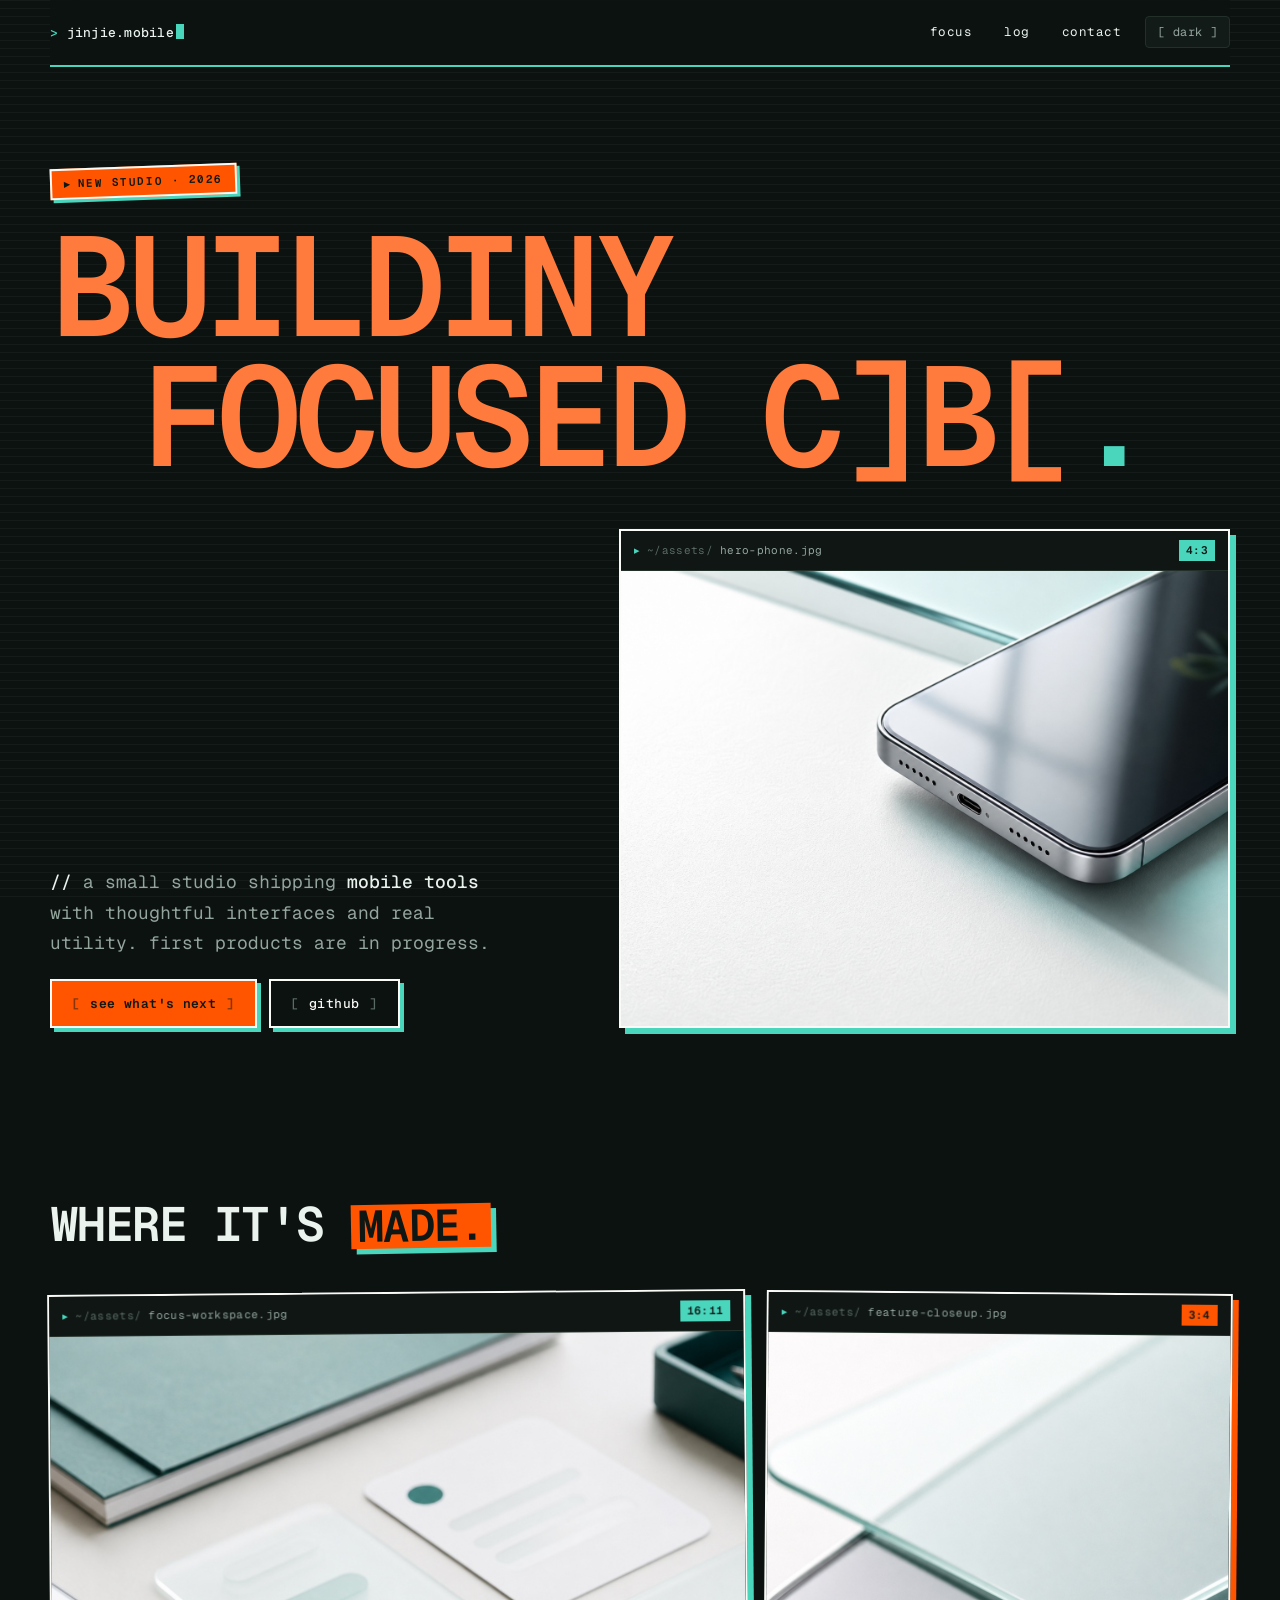
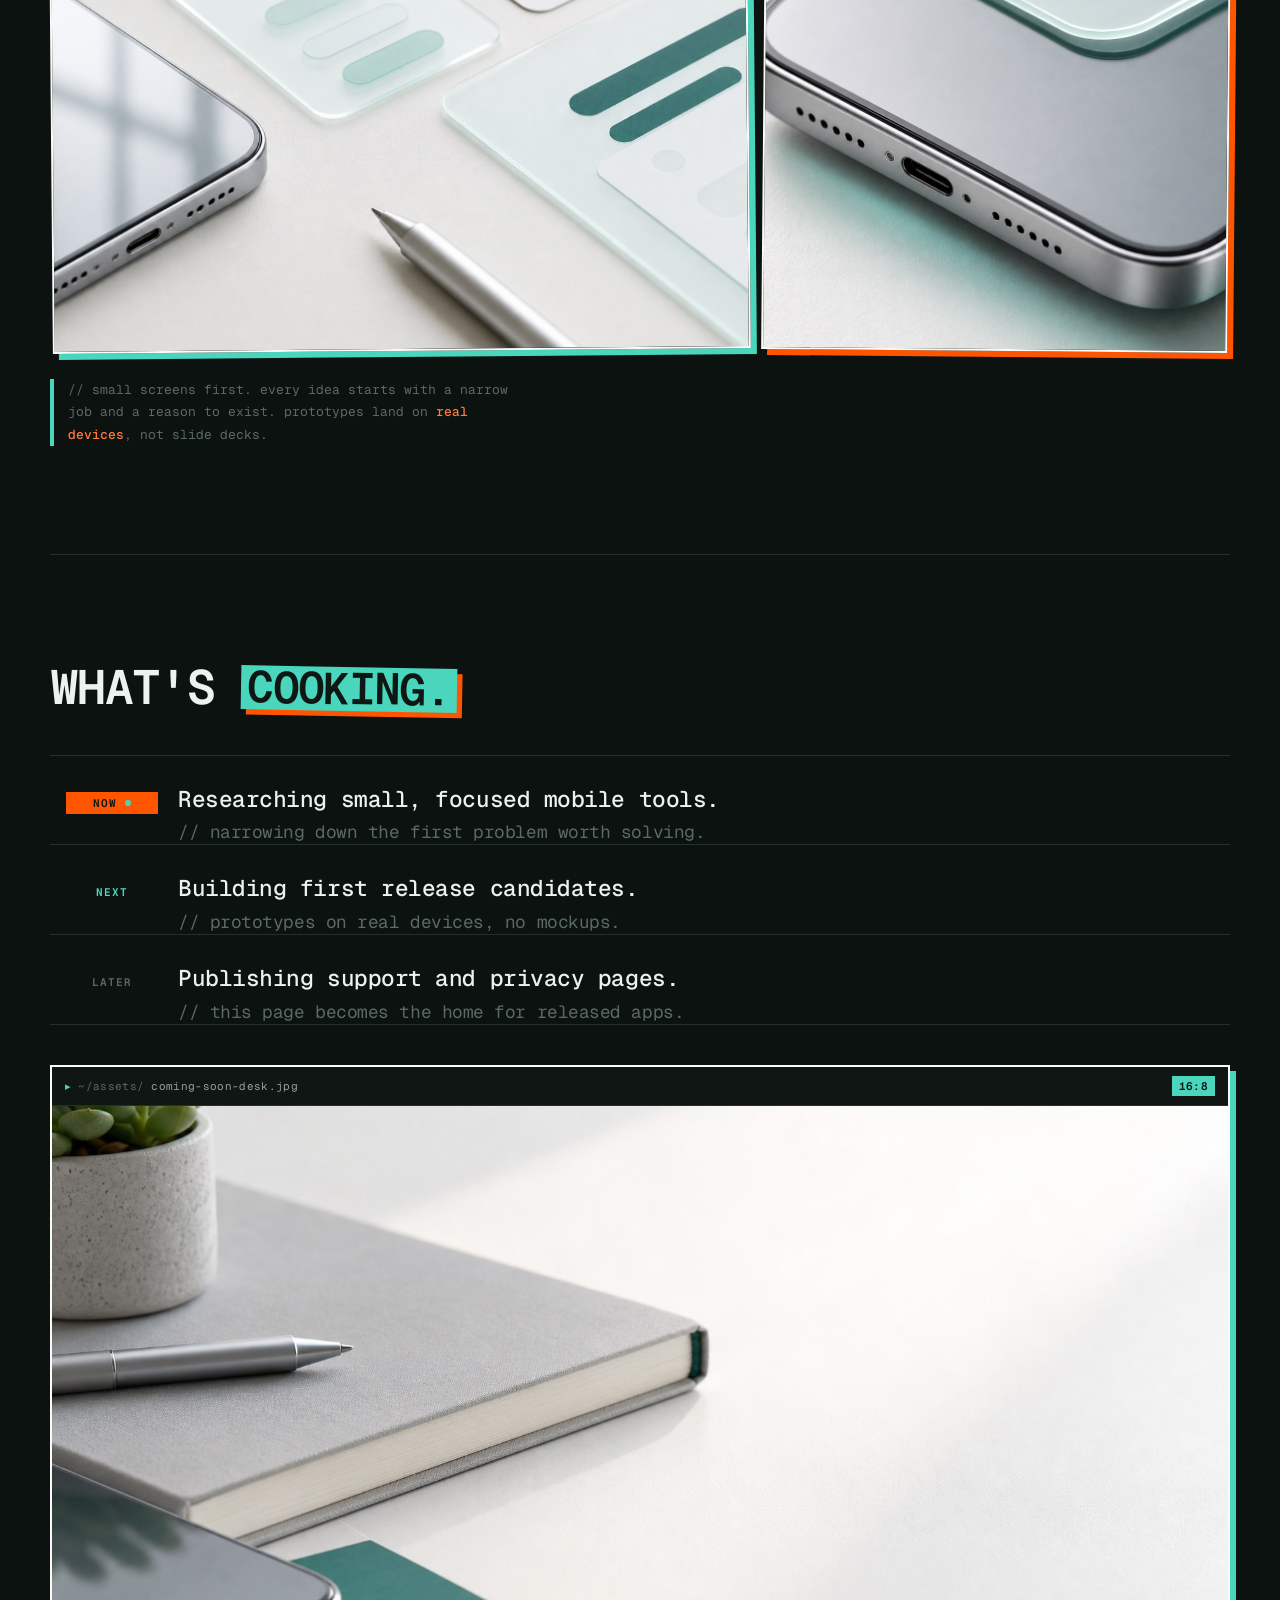
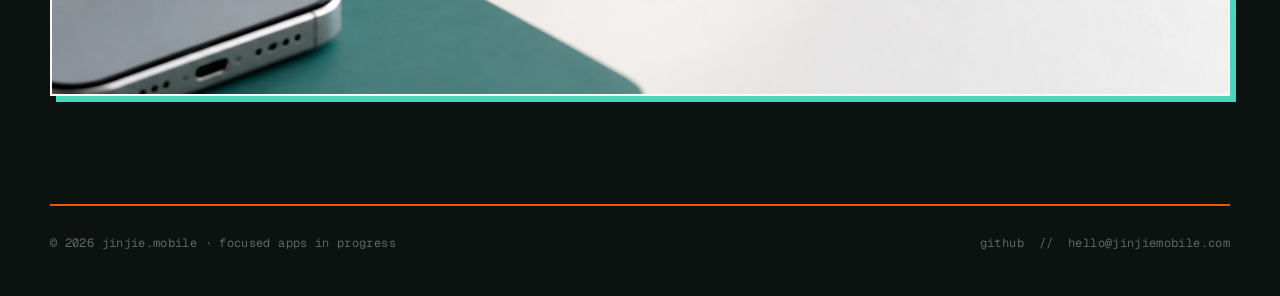
<file: index.html>
<!doctype html>
<html lang="en" data-theme="dark">
<head>
  <meta charset="utf-8">
  <meta name="viewport" content="width=device-width, initial-scale=1">
  <meta name="description" content="Jinjie Mobile is building focused mobile apps with thoughtful interfaces and real utility.">
  <meta name="theme-color" content="#f5f8f6" media="(prefers-color-scheme: light)">
  <meta name="theme-color" content="#0c1210" media="(prefers-color-scheme: dark)">
  <meta property="og:title" content="Jinjie Mobile">
  <meta property="og:description" content="Focused mobile apps in development.">
  <meta property="og:type" content="website">
  <meta property="og:image" content="https://dev.jinjiemobile.com/assets/hero-phone.jpg">
  <title>Jinjie Mobile</title>
  <link rel="icon" href="assets/jinjie-mobile-icon.svg" type="image/svg+xml">
  <link rel="icon" href="assets/jinjie-mobile-icon-32.png" sizes="32x32" type="image/png">
  <link rel="apple-touch-icon" href="assets/jinjie-mobile-icon-180.png">
  <link rel="manifest" href="site.webmanifest">
  <link rel="stylesheet" href="styles.css">
</head>
<body>

<a class="skip-link" href="#top">Skip to content</a>

<nav class="nav wrap" id="nav">
  <a class="prompt" href="#top"><span class="gt">&gt;</span> jinjie.mobile<span class="cursor"></span></a>
  <div class="nav-right">
    <div class="nav-menu">
      <a href="#focus">focus</a>
      <a href="#log">log</a>
      <a href="#contact">contact</a>
    </div>
    <button class="menu-btn" id="menuBtn" aria-label="Toggle navigation" aria-expanded="false">[ menu ]</button>
    <button class="theme-btn" id="toggle" aria-label="Toggle color theme">[ light ]</button>
  </div>
</nav>

<header class="hero wrap" id="top">
  <p class="eyebrow stamp"><span class="ic">▸</span> new studio · 2026</p>

  <h1 class="display">
    <span class="scram" data-scramble data-text="BUILDING">BUILDING</span>
    <span class="line2"><span class="scram scramble-dual" data-scramble data-text="FOCUSED APPS" data-split="FOCUSED|APPS">FOCUSED APPS</span><span class="accent-mark">.</span></span>
  </h1>

  <div class="hero-bottom">
    <div class="hero-meta">
      <p class="hero-lede">
        <span class="kw">//</span> a small studio shipping <span class="kw">mobile tools</span> with thoughtful interfaces and real utility. first products are in progress.
      </p>
      <div class="actions">
        <a class="btn btn-primary" href="#log"><span class="bracket">[</span> see what's next <span class="bracket">]</span></a>
        <a class="btn btn-ghost" href="https://github.com/Jinjiemobile" target="_blank" rel="noreferrer"><span class="bracket">[</span> github <span class="bracket">]</span></a>
      </div>
    </div>

    <figure class="frame hero-frame">
      <figcaption class="frame-bar">
        <span class="path"><span class="ic">▸</span><span class="dir">~/assets/</span>hero-phone.jpg</span>
        <span class="info">4:3</span>
      </figcaption>
      <img src="assets/hero-phone.jpg" alt="Close-up smartphone surface for Jinjie Mobile">
    </figure>
  </div>
</header>

<section class="section wrap" id="focus">
  <div class="sec-head">
    <h2 class="sec-title">where it's <span class="word-blk blk-o">made.</span></h2>
  </div>
  <div class="bento">
    <figure class="frame">
      <figcaption class="frame-bar">
        <span class="path"><span class="ic">▸</span><span class="dir">~/assets/</span>focus-workspace.jpg</span>
        <span class="info">16:11</span>
      </figcaption>
      <img src="assets/focus-workspace.jpg" alt="Mobile design workspace">
    </figure>
    <figure class="frame tall">
      <figcaption class="frame-bar">
        <span class="path"><span class="ic">▸</span><span class="dir">~/assets/</span>feature-closeup.jpg</span>
        <span class="info">3:4</span>
      </figcaption>
      <img src="assets/feature-closeup.jpg" alt="Close-up mobile glass surface">
    </figure>
  </div>
  <p class="sec-note note-bar">// small screens first. every idea starts with a narrow job and a reason to exist. prototypes land on <span class="hl">real devices</span>, not slide decks.</p>
</section>

<section class="section wrap" id="log">
  <div class="sec-head">
    <h2 class="sec-title">what's <span class="word-blk blk-g">cooking.</span></h2>
  </div>

  <div class="log-wrap">
    <div class="log">
      <div class="log-row row-now">
        <span class="log-tag now">NOW<span class="pulse"></span></span>
        <p class="log-body">Researching small, focused mobile tools.<span class="comment">// narrowing down the first problem worth solving.</span></p>
      </div>
      <div class="log-row row-next">
        <span class="log-tag next">NEXT</span>
        <p class="log-body">Building first release candidates.<span class="comment">// prototypes on real devices, no mockups.</span></p>
      </div>
      <div class="log-row">
        <span class="log-tag later">LATER</span>
        <p class="log-body">Publishing support and privacy pages.<span class="comment">// this page becomes the home for released apps.</span></p>
      </div>
    </div>

    <figure class="frame desk-frame">
      <figcaption class="frame-bar">
        <span class="path"><span class="ic">▸</span><span class="dir">~/assets/</span>coming-soon-desk.jpg</span>
        <span class="info">16:8</span>
      </figcaption>
      <img src="assets/coming-soon-desk.jpg" alt="Pre-release mobile product planning desk">
    </figure>
  </div>
</section>

<footer class="foot wrap" id="contact">
  <div>© 2026 jinjie.mobile · focused apps in progress</div>
  <div>
    <a href="https://github.com/Jinjiemobile" target="_blank" rel="noreferrer">github</a> &nbsp;//&nbsp;
    <a href="mailto:hello@jinjiemobile.com">hello@jinjiemobile.com</a>
  </div>
</footer>

  <script src="script.js"></script>
</body>
</html>
</file>
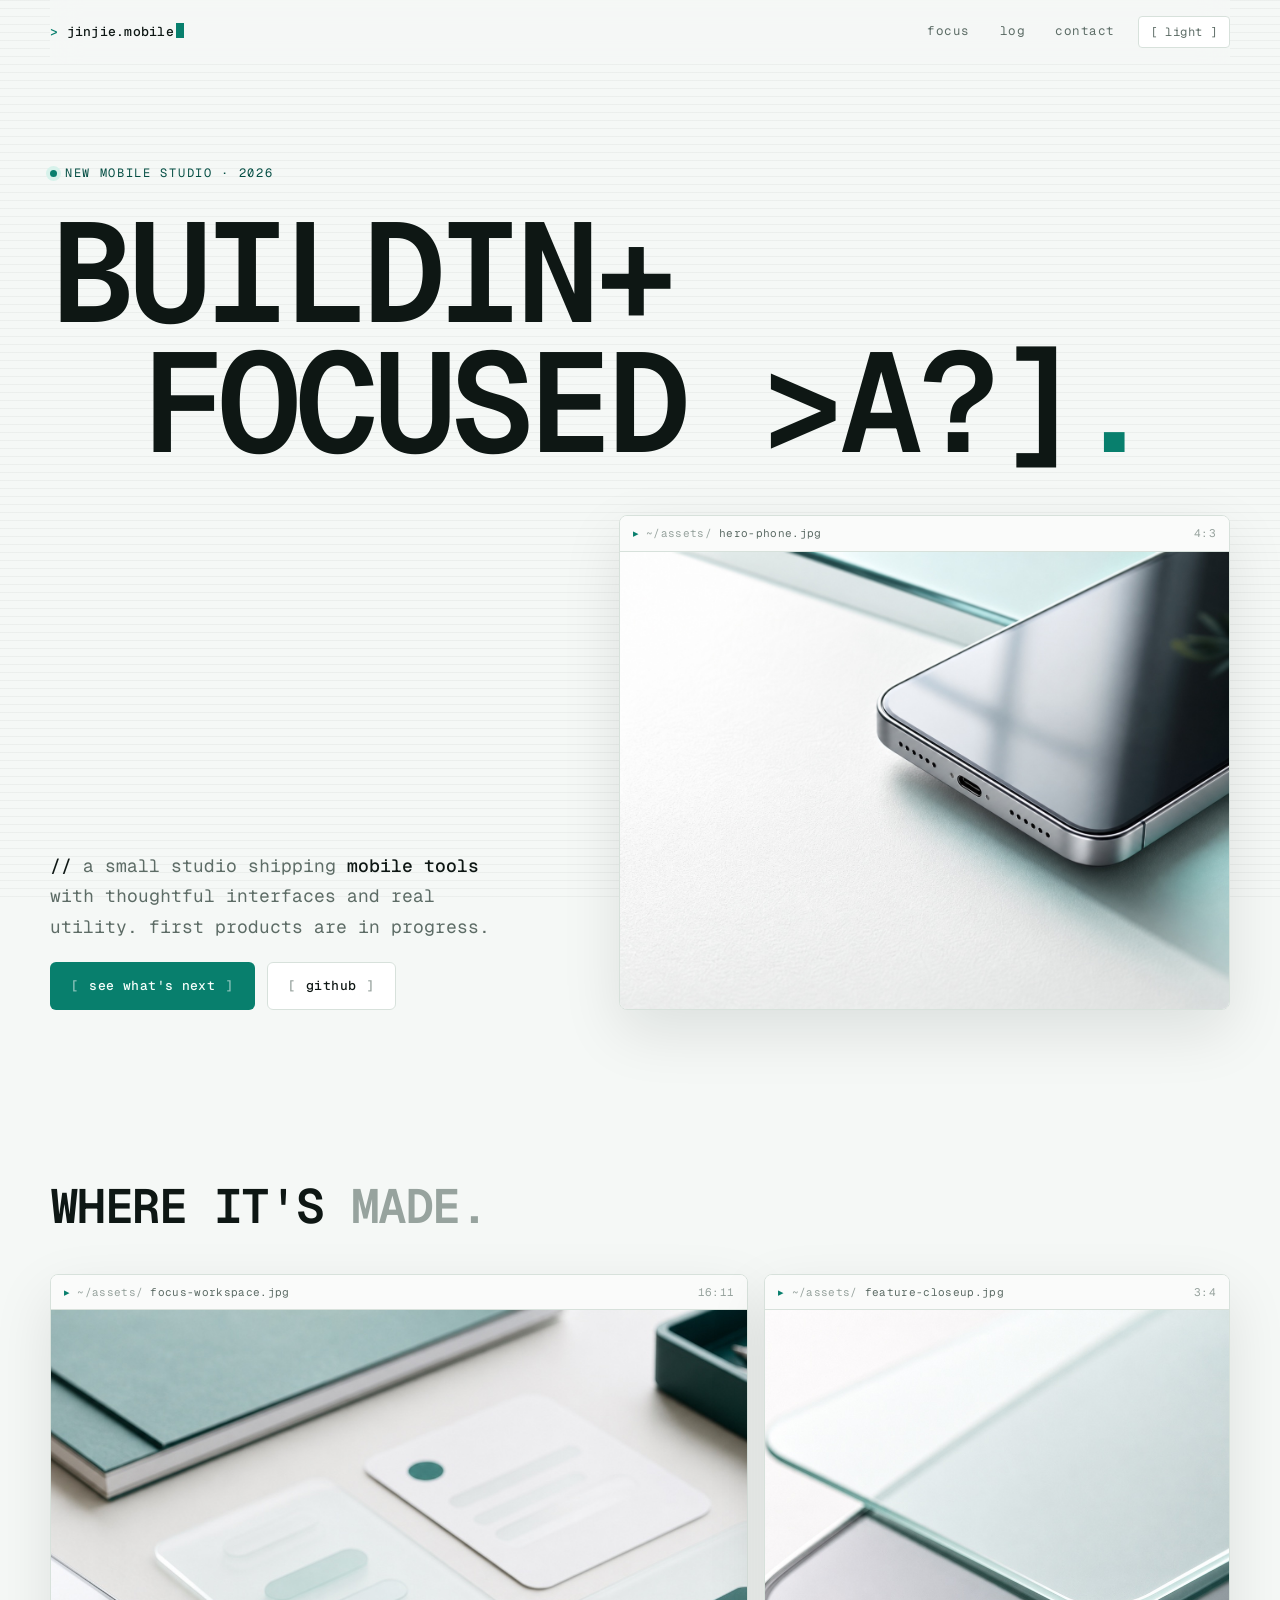
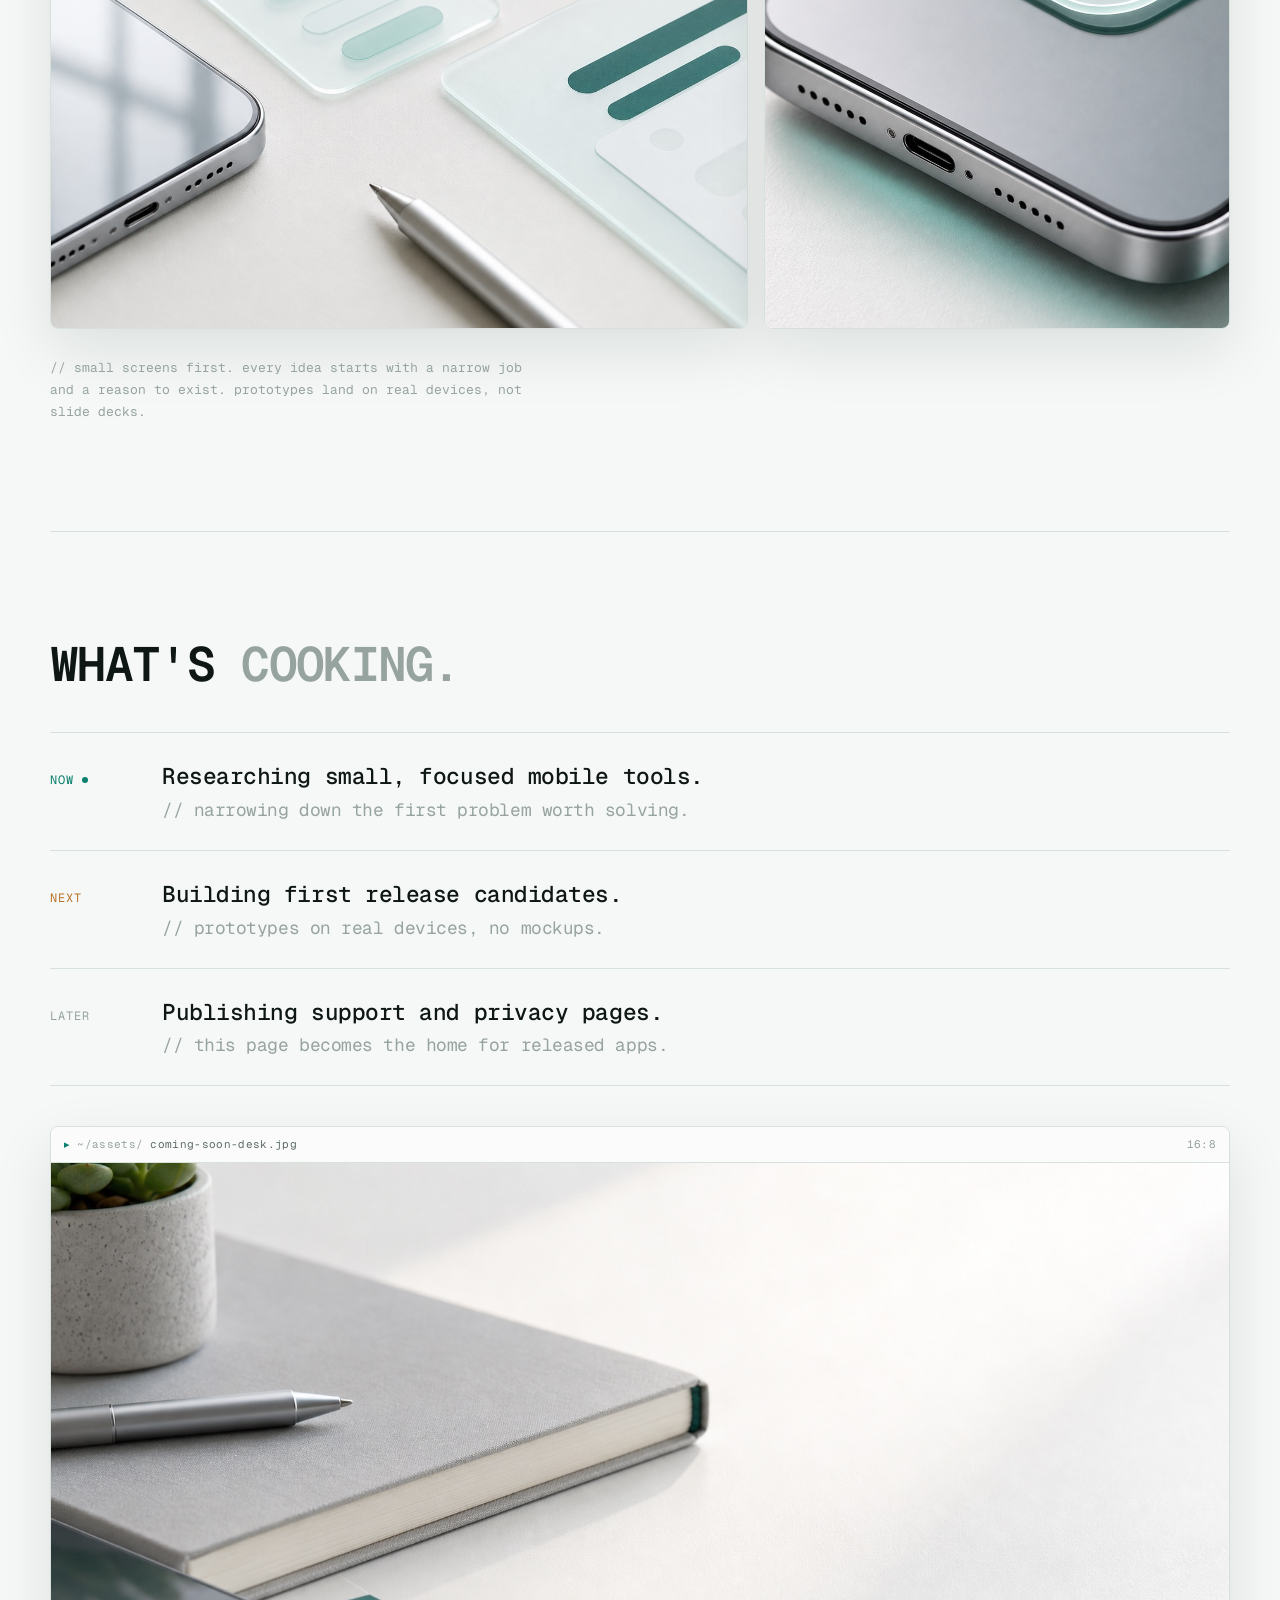
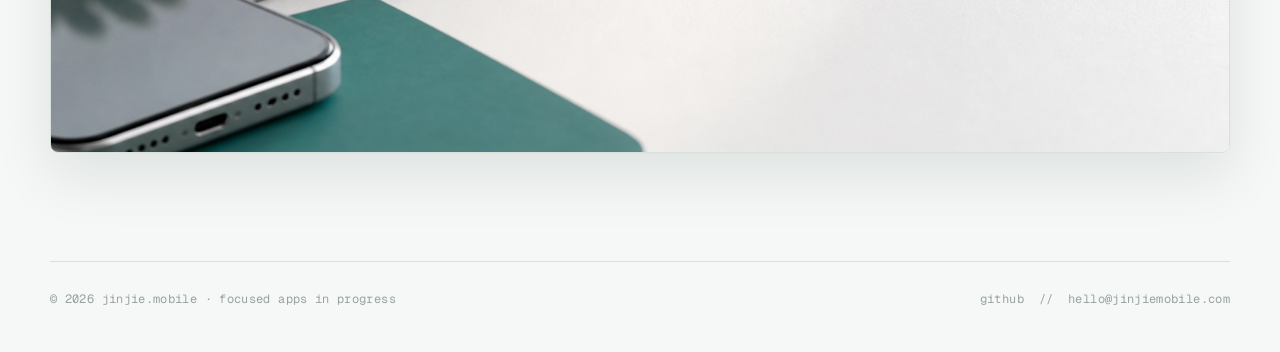
<file: _design/mockup-mono.html>
<!doctype html>
<html lang="en" data-theme="light">
<head>
<meta charset="utf-8">
<meta name="viewport" content="width=device-width, initial-scale=1">
<title>Jinjie Mobile · Mono Mockup v3</title>
<link rel="preconnect" href="https://fonts.googleapis.com">
<link rel="preconnect" href="https://fonts.gstatic.com" crossorigin>
<link href="https://fonts.googleapis.com/css2?family=Geist+Mono:wght@300;400;500;600;700&display=swap" rel="stylesheet">
<style>
  :root {
    --bg: #f5f8f6;
    --surface: #ffffff;
    --ink: #0e1714;
    --ink-soft: #5d6c66;
    --ink-faint: #97a39e;
    --line: #d7e1db;
    --accent: #087f6d;
    --accent-ink: #064f45;
    --accent-soft: #d7f2eb;
    --warn: #b8732a;
    --grid: rgb(14 23 20 / 0.038);
    --shadow: 0 22px 60px rgb(14 23 20 / 0.10);
  }
  [data-theme="dark"] {
    --bg: #0c1210;
    --surface: #121b18;
    --ink: #eaf3ee;
    --ink-soft: #94a59e;
    --ink-faint: #5a6a64;
    --line: #233029;
    --accent: #49d6bd;
    --accent-ink: #95f0dc;
    --accent-soft: #173d36;
    --warn: #d99a52;
    --grid: rgb(234 243 238 / 0.04);
    --shadow: 0 22px 60px rgb(0 0 0 / 0.4);
  }
  * { box-sizing: border-box; }
  html { scroll-behavior: smooth; }
  body {
    margin: 0;
    background: var(--bg);
    color: var(--ink);
    font-family: "Geist Mono", ui-monospace, "SF Mono", Menlo, monospace;
    font-feature-settings: "calt" 0, "liga" 0;
    -webkit-font-smoothing: antialiased;
    line-height: 1.5;
  }
  body::before {
    content: "";
    position: fixed; inset: 0; z-index: 0; pointer-events: none;
    background-image: linear-gradient(var(--grid) 1px, transparent 1px);
    background-size: 100% 8px;
  }
  a { color: inherit; text-decoration: none; }
  img { display: block; max-width: 100%; }

  .wrap { position: relative; z-index: 1; width: min(1180px, calc(100% - 32px)); margin: 0 auto; }

  /* ── nav ── */
  .nav {
    position: sticky; top: 0; z-index: 5;
    display: flex; align-items: center; justify-content: space-between;
    min-height: 64px; padding: 14px 0;
    backdrop-filter: blur(14px);
    background: color-mix(in srgb, var(--bg) 78%, transparent);
    border-bottom: 1px solid transparent;
    transition: border-color 200ms ease;
  }
  .nav.scrolled { border-color: var(--line); }
  .prompt { font-size: 13px; font-weight: 500; letter-spacing: 0.02em; }
  .prompt .gt { color: var(--accent); }
  .cursor {
    display: inline-block; width: 8px; height: 15px; margin-left: 2px;
    background: var(--accent); transform: translateY(2px);
    animation: blink 1.05s steps(1) infinite;
  }
  @keyframes blink { 50% { opacity: 0; } }
  .nav-menu { display: flex; gap: 4px; font-size: 12.5px; letter-spacing: 0.04em; }
  .nav-menu a {
    padding: 7px 12px; color: var(--ink-soft);
    border: 1px solid transparent; border-radius: 4px;
    transition: color 160ms ease, border-color 160ms ease, background 160ms ease;
  }
  .nav-menu a:hover { color: var(--accent-ink); border-color: var(--line); background: var(--surface); }

  /* ── hero ── */
  .hero { padding: clamp(48px, 8vw, 88px) 0 clamp(40px, 6vw, 64px); position: relative; }
  .eyebrow {
    display: inline-flex; align-items: center; gap: 8px;
    margin-bottom: clamp(18px, 2.5vw, 26px);
    font-size: 12px; letter-spacing: 0.14em; color: var(--accent-ink); text-transform: uppercase;
  }
  .eyebrow .dot {
    width: 7px; height: 7px; border-radius: 50%; background: var(--accent);
    box-shadow: 0 0 0 4px var(--accent-soft);
  }
  .display {
    font-size: clamp(3rem, 11vw, 9rem);
    line-height: 0.92; letter-spacing: -0.045em; font-weight: 600;
    margin: 0; text-transform: uppercase; word-break: break-word;
  }
  .display .scram { white-space: pre; }
  .display .line2 { display: block; padding-left: clamp(0px, 7vw, 6rem); }
  .display .accent-mark { color: var(--accent); }

  .hero-bottom {
    margin-top: clamp(30px, 4vw, 48px);
    display: grid;
    grid-template-columns: minmax(0, 0.92fr) minmax(0, 1.08fr);
    gap: clamp(24px, 4vw, 48px);
    align-items: end;
  }
  .hero-meta { display: grid; gap: 20px; align-content: end; }
  .hero-lede {
    margin: 0; font-size: clamp(0.98rem, 1.4vw, 1.12rem);
    color: var(--ink-soft); line-height: 1.7; font-weight: 400; max-width: 42ch;
  }
  .hero-lede .kw { color: var(--ink); font-weight: 500; }
  .actions { display: flex; flex-wrap: wrap; gap: 12px; }
  .btn {
    display: inline-flex; align-items: center; gap: 10px;
    padding: 13px 20px; font-family: inherit; font-size: 13px; font-weight: 500; letter-spacing: 0.03em;
    border-radius: 6px; border: 1px solid transparent; cursor: pointer;
    transition: transform 160ms ease, background 160ms ease, border-color 160ms ease, color 160ms ease;
  }
  .btn:active { transform: translateY(1px); }
  .btn .bracket { color: var(--ink-faint); transition: color 160ms ease; }
  .btn-primary { background: var(--accent); color: #f7fffc; }
  .btn-primary:hover { background: var(--accent-ink); }
  .btn-primary .bracket { color: rgb(255 255 255 / 0.55); }
  .btn-ghost { border-color: var(--line); color: var(--ink); background: var(--surface); }
  .btn-ghost:hover { border-color: var(--accent); color: var(--accent-ink); }
  .btn-ghost:hover .bracket { color: var(--accent); }

  /* ── frame (工程素材窗口) ── */
  .frame {
    margin: 0; border: 1px solid var(--line); border-radius: 8px;
    background: var(--surface); overflow: hidden; box-shadow: var(--shadow);
  }
  .frame-bar {
    display: flex; align-items: center; justify-content: space-between; gap: 12px;
    padding: 9px 13px; border-bottom: 1px solid var(--line);
    font-size: 11px; color: var(--ink-soft); letter-spacing: 0.03em;
    background: color-mix(in srgb, var(--bg) 55%, var(--surface));
  }
  .frame-bar .path { display: inline-flex; align-items: center; gap: 7px; min-width: 0; }
  .frame-bar .path .ic { color: var(--accent); }
  .frame-bar .path .dir { color: var(--ink-faint); }
  .frame-bar .info { color: var(--ink-faint); white-space: nowrap; }
  .frame img { width: 100%; height: 100%; object-fit: cover; }
  .frame.hero-frame img { aspect-ratio: 4 / 3; }

  /* ── section ── */
  .section { padding: clamp(56px, 9vw, 108px) 0; border-top: 1px solid var(--line); }
  .section:first-of-type { border-top: none; }
  .sec-head { margin-bottom: clamp(28px, 4vw, 44px); }
  .sec-title {
    font-size: clamp(1.6rem, 3.8vw, 3rem); line-height: 1; letter-spacing: -0.035em;
    font-weight: 600; margin: 0; text-transform: uppercase;
  }
  .sec-title .mute { color: var(--ink-faint); }
  .sec-note { margin: clamp(20px, 3vw, 28px) 0 0; font-size: 13px; color: var(--ink-faint); max-width: 60ch; line-height: 1.7; }

  /* bento */
  .bento { display: grid; grid-template-columns: 1.5fr 1fr; gap: 16px; }
  .bento .frame img { aspect-ratio: 16 / 11; }
  .bento .frame.tall img { aspect-ratio: 3 / 4; }

  /* log */
  .log-wrap { display: grid; grid-template-columns: 1fr; gap: clamp(24px, 4vw, 40px); }
  .log { border-top: 1px solid var(--line); }
  .log-row {
    display: grid; grid-template-columns: 92px 1fr; gap: 20px; align-items: baseline;
    padding: clamp(20px, 3vw, 28px) 0; border-bottom: 1px solid var(--line);
  }
  .log-tag { font-size: 12px; letter-spacing: 0.08em; text-transform: uppercase; }
  .log-tag.now { color: var(--accent); }
  .log-tag.next { color: var(--warn); }
  .log-tag.later { color: var(--ink-faint); }
  .log-body { margin: 0; font-size: clamp(1.02rem, 1.9vw, 1.42rem); line-height: 1.35; letter-spacing: -0.02em; color: var(--ink); font-weight: 500; }
  .log-body .comment { color: var(--ink-faint); font-weight: 400; font-size: 0.78em; display: block; margin-top: 6px; }
  .pulse { display: inline-block; width: 6px; height: 6px; border-radius: 50%; background: var(--accent); margin-left: 8px; transform: translateY(-1px); animation: pulse 1.8s ease-in-out infinite; }
  @keyframes pulse { 0%,100% { opacity: 1; } 50% { opacity: 0.3; } }
  .desk-frame img { aspect-ratio: 16 / 8; }

  /* ── footer ── */
  .foot {
    border-top: 1px solid var(--line); padding: 28px 0 44px;
    display: flex; justify-content: space-between; gap: 20px; flex-wrap: wrap;
    font-size: 12px; color: var(--ink-faint); letter-spacing: 0.03em;
  }
  .foot a:hover { color: var(--accent-ink); }

  .nav-right { display: flex; align-items: center; gap: 10px; }
  .theme-btn {
    font-family: inherit; font-size: 12px; letter-spacing: 0.03em;
    padding: 7px 12px; border: 1px solid var(--line); border-radius: 4px;
    background: var(--surface); color: var(--ink-soft); cursor: pointer;
    transition: color 160ms ease, border-color 160ms ease;
  }
  .theme-btn:hover { color: var(--accent-ink); border-color: var(--accent); }

  @media (max-width: 860px) {
    .hero-bottom { grid-template-columns: 1fr; align-items: start; }
    .bento { grid-template-columns: 1fr; }
    .bento .frame.tall img { aspect-ratio: 16 / 11; }
  }
  @media (max-width: 720px) {
    .nav-menu { display: none; }
    .display .line2 { padding-left: 0; }
    .log-row { grid-template-columns: 1fr; gap: 8px; }
  }
  @media (prefers-reduced-motion: reduce) {
    *, *::before, *::after { animation: none !important; transition: none !important; }
    html { scroll-behavior: auto; }
  }
</style>
</head>
<body>

<nav class="nav wrap" id="nav">
  <a class="prompt" href="#top"><span class="gt">&gt;</span> jinjie.mobile<span class="cursor"></span></a>
  <div class="nav-right">
    <div class="nav-menu">
      <a href="#focus">focus</a>
      <a href="#log">log</a>
      <a href="#contact">contact</a>
    </div>
    <button class="theme-btn" id="toggle" aria-label="Toggle color theme">[ light ]</button>
  </div>
</nav>

<header class="hero wrap" id="top">
  <p class="eyebrow"><span class="dot"></span> new mobile studio · 2026</p>

  <h1 class="display">
    <span class="scram" data-scramble data-text="BUILDING">BUILDING</span>
    <span class="line2"><span class="scram" data-scramble data-text="FOCUSED APPS">FOCUSED APPS</span><span class="accent-mark">.</span></span>
  </h1>

  <div class="hero-bottom">
    <div class="hero-meta">
      <p class="hero-lede">
        <span class="kw">//</span> a small studio shipping <span class="kw">mobile tools</span> with thoughtful interfaces and real utility. first products are in progress.
      </p>
      <div class="actions">
        <a class="btn btn-primary" href="#log"><span class="bracket">[</span> see what's next <span class="bracket">]</span></a>
        <a class="btn btn-ghost" href="https://github.com/Jinjiemobile" target="_blank" rel="noreferrer"><span class="bracket">[</span> github <span class="bracket">]</span></a>
      </div>
    </div>

    <figure class="frame hero-frame">
      <figcaption class="frame-bar">
        <span class="path"><span class="ic">▸</span><span class="dir">~/assets/</span>hero-phone.jpg</span>
        <span class="info">4:3</span>
      </figcaption>
      <img src="../assets/hero-phone.jpg" alt="Close-up smartphone surface for Jinjie Mobile">
    </figure>
  </div>
</header>

<section class="section wrap" id="focus">
  <div class="sec-head">
    <h2 class="sec-title">where it's <span class="mute">made.</span></h2>
  </div>
  <div class="bento">
    <figure class="frame">
      <figcaption class="frame-bar">
        <span class="path"><span class="ic">▸</span><span class="dir">~/assets/</span>focus-workspace.jpg</span>
        <span class="info">16:11</span>
      </figcaption>
      <img src="../assets/focus-workspace.jpg" alt="Mobile design workspace">
    </figure>
    <figure class="frame tall">
      <figcaption class="frame-bar">
        <span class="path"><span class="ic">▸</span><span class="dir">~/assets/</span>feature-closeup.jpg</span>
        <span class="info">3:4</span>
      </figcaption>
      <img src="../assets/feature-closeup.jpg" alt="Close-up mobile glass surface">
    </figure>
  </div>
  <p class="sec-note">// small screens first. every idea starts with a narrow job and a reason to exist. prototypes land on real devices, not slide decks.</p>
</section>

<section class="section wrap" id="log">
  <div class="sec-head">
    <h2 class="sec-title">what's <span class="mute">cooking.</span></h2>
  </div>

  <div class="log-wrap">
    <div class="log">
      <div class="log-row">
        <span class="log-tag now">NOW<span class="pulse"></span></span>
        <p class="log-body">Researching small, focused mobile tools.<span class="comment">// narrowing down the first problem worth solving.</span></p>
      </div>
      <div class="log-row">
        <span class="log-tag next">NEXT</span>
        <p class="log-body">Building first release candidates.<span class="comment">// prototypes on real devices, no mockups.</span></p>
      </div>
      <div class="log-row">
        <span class="log-tag later">LATER</span>
        <p class="log-body">Publishing support and privacy pages.<span class="comment">// this page becomes the home for released apps.</span></p>
      </div>
    </div>

    <figure class="frame desk-frame">
      <figcaption class="frame-bar">
        <span class="path"><span class="ic">▸</span><span class="dir">~/assets/</span>coming-soon-desk.jpg</span>
        <span class="info">16:8</span>
      </figcaption>
      <img src="../assets/coming-soon-desk.jpg" alt="Pre-release mobile product planning desk">
    </figure>
  </div>
</section>

<footer class="foot wrap" id="contact">
  <div>© 2026 jinjie.mobile · focused apps in progress</div>
  <div>
    <a href="https://github.com/Jinjiemobile" target="_blank" rel="noreferrer">github</a> &nbsp;//&nbsp;
    <a href="mailto:hello@jinjiemobile.com">hello@jinjiemobile.com</a>
  </div>
</footer>

<script>
  const reduce = window.matchMedia("(prefers-reduced-motion: reduce)").matches;
  const GLYPHS = "!<>-_\\/[]{}=+*?#01ABCDEF≈∞▓░";
  document.querySelectorAll("[data-scramble]").forEach((el) => {
    const target = el.dataset.text;
    if (reduce) { el.textContent = target; return; }
    let frame = 0;
    const lockEvery = 5;
    const totalFrames = target.length * lockEvery + 8;
    const run = () => {
      let out = "";
      for (let i = 0; i < target.length; i++) {
        if (target[i] === " ") { out += " "; continue; }
        out += i < frame / lockEvery ? target[i] : GLYPHS[(Math.random() * GLYPHS.length) | 0];
      }
      el.textContent = out;
      frame++;
      if (frame >= totalFrames) { el.textContent = target; return; }
      setTimeout(run, 38);
    };
    setTimeout(run, 250);
  });

  const nav = document.getElementById("nav");
  addEventListener("scroll", () => nav.classList.toggle("scrolled", scrollY > 8), { passive: true });

  const root = document.documentElement;
  const btn = document.getElementById("toggle");
  btn.addEventListener("click", () => {
    const next = root.dataset.theme === "dark" ? "light" : "dark";
    root.dataset.theme = next;
    btn.textContent = `[ ${next} ]`;
  });
</script>
</body>
</html>
</file>
<file: styles.css>
@font-face {
  font-family: "Geist Mono";
  font-style: normal;
  font-display: swap;
  font-weight: 400;
  src: url("fonts/geist-mono-latin-400-normal.woff2") format("woff2");
}
@font-face {
  font-family: "Geist Mono";
  font-style: normal;
  font-display: swap;
  font-weight: 500;
  src: url("fonts/geist-mono-latin-500-normal.woff2") format("woff2");
}
@font-face {
  font-family: "Geist Mono";
  font-style: normal;
  font-display: swap;
  font-weight: 600;
  src: url("fonts/geist-mono-latin-600-normal.woff2") format("woff2");
}
  :root {
    --bg: #f5f8f6;
    --surface: #ffffff;
    --ink: #0e1714;
    --ink-soft: #5d6c66;
    --ink-faint: #97a39e;
    --line: #d7e1db;
    --accent: #087f6d;
    --accent-ink: #064f45;
    --accent-soft: #d7f2eb;
    --warn: #b8732a;
    --grid: rgb(14 23 20 / 0.038);
    --shadow: 0 22px 60px rgb(14 23 20 / 0.10);
    --clash-o: #ff5500;
    --clash-o-soft: #d44a00;
    --clash-g: #087f6d;
    --clash-g-soft: #066156;
    --border-hard: 2px solid var(--ink);
    --shadow-hard: 4px 4px 0 var(--clash-g);
    --shadow-lg-hard: 6px 6px 0 var(--clash-g);
    --rotate-neg: -0.8deg;
    --rotate-pos: 0.6deg;
    --rotate-stamp: -2deg;
  }
  [data-theme="dark"] {
    --bg: #0c1210;
    --surface: #121b18;
    --ink: #eaf3ee;
    --ink-soft: #94a59e;
    --ink-faint: #5a6a64;
    --line: #233029;
    --accent: #49d6bd;
    --accent-ink: #95f0dc;
    --accent-soft: #173d36;
    --warn: #d99a52;
    --grid: rgb(234 243 238 / 0.04);
    --shadow: 0 22px 60px rgb(0 0 0 / 0.4);
    --clash-o: #ff5500;
    --clash-o-soft: #ff7a3d;
    --clash-g: #49d6bd;
    --clash-g-soft: #49d6bd;
    --border-hard: 2px solid #fafaf7;
    --shadow-hard: 4px 4px 0 var(--clash-g);
    --shadow-lg-hard: 6px 6px 0 var(--clash-g);
  }
  .skip-link {
    position: absolute;
    left: 16px;
    top: -48px;
    z-index: 20;
    padding: 10px 16px;
    background: var(--accent);
    color: #f7fffc;
    border-radius: 6px;
    font-size: 13px;
    transition: top 160ms steps(2);
  }
  .skip-link:focus { top: 12px; }

  a:focus-visible,
  button:focus-visible {
    outline: 3px solid var(--accent);
    outline-offset: 2px;
    border-radius: 4px;
  }

  * { box-sizing: border-box; }
  html { scroll-behavior: smooth; }
  body {
    margin: 0;
    background: var(--bg);
    color: var(--ink);
    font-family: "Geist Mono", ui-monospace, "SF Mono", Menlo, monospace;
    font-feature-settings: "calt" 0, "liga" 0;
    -webkit-font-smoothing: antialiased;
    line-height: 1.5;
  }
  body::before {
    content: "";
    position: fixed; inset: 0; z-index: 0; pointer-events: none;
    background-image: linear-gradient(var(--grid) 1px, transparent 1px);
    background-size: 100% 8px;
  }
  a { color: inherit; text-decoration: none; }
  img { display: block; max-width: 100%; }

  .wrap { position: relative; z-index: 1; width: min(1180px, calc(100% - 32px)); margin: 0 auto; }

  /* -- nav -- */
  .nav {
    position: sticky; top: 0; z-index: 5;
    display: flex; align-items: center; justify-content: space-between;
    min-height: 64px; padding: 14px 0;
    backdrop-filter: blur(14px);
    background: color-mix(in srgb, var(--bg) 78%, transparent);
    border-bottom: 2px solid var(--clash-g);
  }
  .prompt { font-size: 13px; font-weight: 500; letter-spacing: 0.02em; }
  .prompt .gt { color: var(--accent); }
  .cursor {
    display: inline-block; width: 8px; height: 15px; margin-left: 2px;
    background: var(--accent); transform: translateY(2px);
    animation: blink 1.05s steps(1) infinite;
  }
  @keyframes blink { 50% { opacity: 0; } }
  .nav-menu { display: flex; gap: 4px; font-size: 12.5px; letter-spacing: 0.04em; }
  .nav-menu a {
    padding: 7px 12px; color: var(--ink);
    border: 2px solid transparent;
    transition: background 140ms steps(2), color 140ms steps(2);
  }
  @media (hover: hover) {
    .nav-menu a:hover {
      background: var(--clash-o);
      color: #0e1714;
    }
  }

  /* -- hero -- */
  .hero { padding: clamp(48px, 8vw, 88px) 0 clamp(40px, 6vw, 64px); position: relative; }
  .eyebrow {
    display: inline-flex; align-items: center; gap: 6px;
    margin-bottom: clamp(18px, 2.5vw, 26px);
    font-size: 11px; letter-spacing: 0.14em; color: var(--ink-soft); text-transform: uppercase;
  }
  .eyebrow.stamp {
    background: var(--clash-o);
    color: #0e1714;
    padding: 5px 12px;
    font-weight: 600;
    transform: rotate(-2deg);
    box-shadow: 3px 3px 0 var(--clash-g);
    border: 2px solid #0e1714;
  }
  [data-theme="dark"] .eyebrow.stamp { border-color: #fafaf7; }
  .eyebrow .ic { font-weight: 700; }
  .display {
    font-size: clamp(3rem, 11vw, 9rem);
    line-height: 0.92; letter-spacing: -0.045em; font-weight: 600;
    margin: 0; text-transform: uppercase; word-break: break-word;
  }
  .display .scram { white-space: pre; }
  .display .line2 { display: block; padding-left: clamp(0px, 7vw, 6rem); }
  .display .accent-mark { color: var(--accent); }
  .display .scram.scrambling { color: var(--clash-o-soft); }
  .display .blk {
    display: inline-block;
    padding: 0 0.12em;
    color: #0e1714;
    line-height: 1;
  }
  .display .blk-g {
    background: var(--clash-g);
    transform: rotate(-0.8deg);
    box-shadow: 0.12em 0.12em 0 var(--clash-o);
  }
  .display .blk-o {
    background: var(--clash-o);
    transform: rotate(0.6deg);
    box-shadow: 0.12em 0.12em 0 var(--clash-g);
  }

  .hero-bottom {
    margin-top: clamp(30px, 4vw, 48px);
    display: grid;
    grid-template-columns: minmax(0, 0.92fr) minmax(0, 1.08fr);
    gap: clamp(24px, 4vw, 48px);
    align-items: end;
  }
  .hero-meta { display: grid; gap: 20px; align-content: end; }
  .hero-lede {
    margin: 0; font-size: clamp(0.98rem, 1.4vw, 1.12rem);
    color: var(--ink-soft); line-height: 1.7; font-weight: 400; max-width: 42ch;
  }
  .hero-lede .kw { color: var(--ink); font-weight: 500; }
  .actions { display: flex; flex-wrap: wrap; gap: 12px; }
  .btn {
    display: inline-flex; align-items: center; gap: 10px;
    padding: 13px 20px; font-family: inherit; font-size: 13px; font-weight: 500; letter-spacing: 0.03em;
    border-radius: 0; border: 2px solid transparent; cursor: pointer;
    transition: transform 160ms steps(2), background 160ms steps(2), border-color 160ms steps(2), color 160ms steps(2);
  }
  .btn:active { transform: translateY(1px); }
  .btn .bracket { color: var(--ink-faint); transition: color 160ms steps(2); }
  .btn-primary {
    background: var(--clash-o);
    color: #0e1714;
    border: 2px solid #0e1714;
    box-shadow: 4px 4px 0 var(--clash-g);
    font-weight: 600;
  }
  [data-theme="dark"] .btn-primary { border-color: #fafaf7; }
  .btn-primary:hover { transform: translate(-2px, -2px); box-shadow: 6px 6px 0 var(--clash-g); }
  .btn-primary .bracket { color: rgb(14 23 20 / 0.5); }
  .btn-ghost {
    border: 2px solid var(--ink); color: var(--ink); background: transparent;
    box-shadow: 4px 4px 0 var(--clash-g);
  }
  [data-theme="dark"] .btn-ghost { border-color: #fafaf7; color: #fafaf7; }
  .btn-ghost:hover { transform: translate(-2px, -2px); box-shadow: 6px 6px 0 var(--clash-g); }
  .btn-ghost:hover .bracket { color: var(--clash-o); }

  /* -- frame (asset window) -- */
  .frame {
    margin: 0; border: 2px solid var(--ink); border-radius: 0;
    background: var(--surface); overflow: hidden;
    box-shadow: 6px 6px 0 var(--clash-g);
  }
  [data-theme="dark"] .frame { border-color: #fafaf7; }
  .frame-bar {
    display: flex; align-items: center; justify-content: space-between; gap: 12px;
    padding: 9px 13px; border-bottom: 1px solid var(--line);
    font-size: 11px; color: var(--ink-soft); letter-spacing: 0.03em;
    background: color-mix(in srgb, var(--bg) 55%, var(--surface));
  }
  .frame-bar .path { display: inline-flex; align-items: center; gap: 7px; min-width: 0; }
  .frame-bar .path .ic { color: var(--accent); }
  .frame-bar .path .dir { color: var(--ink-faint); }
  .frame-bar .info {
    color: #0e1714; white-space: nowrap;
    background: var(--clash-g);
    padding: 2px 7px; font-weight: 600;
  }
  /* 右图(tall)的信息标用橙色呼应其阴影 */
  .bento .frame.tall .frame-bar .info { background: var(--clash-o); }
  .frame img { width: 100%; height: 100%; object-fit: cover; }
  .frame.hero-frame img { aspect-ratio: 4 / 3; }
  /* Hero frame 与 desk frame:绿阴影。Bento: 左图绿左倾,右图橙右倾 — 交替拼贴 */
  .frame.hero-frame { box-shadow: 6px 6px 0 var(--clash-g); }
  .bento .frame:not(.tall) {
    box-shadow: 6px 6px 0 var(--clash-g);
    transform: rotate(-0.5deg);
  }
  .bento .frame.tall {
    box-shadow: 6px 6px 0 var(--clash-o);
    transform: rotate(0.5deg);
  }
  .frame.desk-frame { box-shadow: 6px 6px 0 var(--clash-g); }

  /* -- section -- */
  .section { padding: clamp(56px, 9vw, 108px) 0; border-top: 1px solid var(--line); }
  .section:first-of-type { border-top: none; }
  .sec-head { margin-bottom: clamp(28px, 4vw, 44px); }
  .sec-title {
    font-size: clamp(1.6rem, 3.8vw, 3rem); line-height: 1; letter-spacing: -0.035em;
    font-weight: 600; margin: 0; text-transform: uppercase;
  }
  .sec-title .mute { color: var(--ink-faint); }
  .sec-title .word-blk {
    display: inline-block;
    padding: 0 0.15em;
    color: #0e1714;
    line-height: 1;
    font-size: 0.92em;
  }
  .sec-title .word-blk.blk-o {
    background: var(--clash-o);
    transform: rotate(-1deg);
    box-shadow: 0.12em 0.12em 0 var(--clash-g);
  }
  .sec-title .word-blk.blk-g {
    background: var(--clash-g);
    transform: rotate(1deg);
    box-shadow: 0.12em 0.12em 0 var(--clash-o);
  }
  .sec-note { margin: clamp(20px, 3vw, 28px) 0 0; font-size: 13px; color: var(--ink-faint); max-width: 60ch; line-height: 1.7; }
  .sec-note.note-bar {
    border-left: 4px solid var(--clash-g);
    padding-left: 14px;
  }
  .sec-note.note-bar .hl { color: var(--clash-o-soft); font-weight: 500; }

  /* bento */
  .bento { display: grid; grid-template-columns: 1.5fr 1fr; gap: 16px; }
  .bento .frame img { aspect-ratio: 16 / 11; }
  .bento .frame.tall img { aspect-ratio: 3 / 4; }

  /* log */
  .log-wrap { display: grid; grid-template-columns: 1fr; gap: clamp(24px, 4vw, 40px); }
  .log { border-top: 1px solid var(--line); }
  .log-row {
    display: grid; grid-template-columns: 92px 1fr; gap: 20px; align-items: baseline;
    padding: clamp(20px, 3vw, 28px) 0 0 16px; border-bottom: 1px solid var(--line);
    border-left: 4px solid var(--mute);
  }
  .log-row.row-now { border-left-color: var(--clash-o); }
  .log-row.row-next { border-left-color: var(--clash-g); }
  .log-tag {
    font-size: 11px; letter-spacing: 0.08em; text-transform: uppercase;
    display: inline-block; padding: 3px 9px; font-weight: 600; text-align: center;
    border: 2px solid var(--mute); color: var(--mute); background: transparent;
  }
  .log-tag.now { background: var(--clash-o); color: #0e1714; border-color: var(--clash-o); }
  .log-tag.next { color: var(--clash-g); border-color: var(--clash-g); }
  .log-tag.later { color: var(--ink-faint); border-color: var(--ink-faint); }
  .log-body { margin: 0; font-size: clamp(1.02rem, 1.9vw, 1.42rem); line-height: 1.35; letter-spacing: -0.02em; color: var(--ink); font-weight: 500; }
  .log-body .comment { color: var(--ink-faint); font-weight: 400; font-size: 0.78em; display: block; margin-top: 6px; }
  .pulse { display: inline-block; width: 6px; height: 6px; border-radius: 50%; background: var(--accent); margin-left: 8px; transform: translateY(-1px); animation: pulse 1.8s ease-in-out infinite; }
  @keyframes pulse { 0%,100% { opacity: 1; } 50% { opacity: 0.3; } }
  .desk-frame img { aspect-ratio: 16 / 8; }

  /* -- footer -- */
  .foot {
    border-top: 2px solid var(--clash-o); padding: 28px 0 44px;
    display: flex; justify-content: space-between; gap: 20px; flex-wrap: wrap;
    font-size: 12px; color: var(--ink-faint); letter-spacing: 0.03em;
  }
  .foot a {
    border-bottom: 2px solid transparent;
    transition: border-color 140ms steps(2);
  }
  @media (hover: hover) {
    .foot a:hover { border-bottom-color: var(--clash-o); }
  }

  .nav-right { display: flex; align-items: center; gap: 10px; }
  .theme-btn {
    font-family: inherit; font-size: 12px; letter-spacing: 0.03em;
    padding: 7px 12px; border: 1px solid var(--line); border-radius: 4px;
    background: var(--surface); color: var(--ink-soft); cursor: pointer;
    transition: color 160ms steps(2), border-color 160ms steps(2);
  }
  .theme-btn:hover { color: var(--accent-ink); border-color: var(--accent); }

  .menu-btn {
    display: none;
    font-family: inherit; font-size: 12px; letter-spacing: 0.03em;
    padding: 7px 12px; border: 1px solid var(--line); border-radius: 4px;
    background: var(--surface); color: var(--ink-soft); cursor: pointer;
    transition: color 160ms steps(2), border-color 160ms steps(2);
  }
  .menu-btn:hover { color: var(--accent-ink); border-color: var(--accent); }

  @media (max-width: 860px) {
    .hero-bottom { grid-template-columns: 1fr; align-items: start; }
    .bento { grid-template-columns: 1fr; }
    .bento .frame.tall img { aspect-ratio: 16 / 11; }
  }
  @media (max-width: 720px) {
    .menu-btn { display: inline-flex; }
    .nav-menu {
      position: absolute;
      top: calc(100% + 8px);
      right: 0;
      flex-direction: column;
      align-items: stretch;
      gap: 2px;
      min-width: 160px;
      padding: 8px;
      border: 1px solid var(--line);
      border-radius: 8px;
      background: var(--surface);
      box-shadow: var(--shadow);
      display: none;
    }
    .nav-menu.open { display: flex; }
    .nav-menu a { padding: 10px 12px; }
    .display .line2 { padding-left: 0; }
    .display .blk { padding: 0 0.08em; }
    .display .blk-g { transform: rotate(-0.5deg); }
    .display .blk-o { transform: rotate(0.4deg); }
    .eyebrow.stamp { transform: rotate(-1.5deg); }
    .log-row { grid-template-columns: 1fr; gap: 8px; }
  }
  @media (prefers-reduced-motion: reduce) {
    *, *::before, *::after { animation: none !important; transition: none !important; }
    html { scroll-behavior: auto; }
  }
</file>
